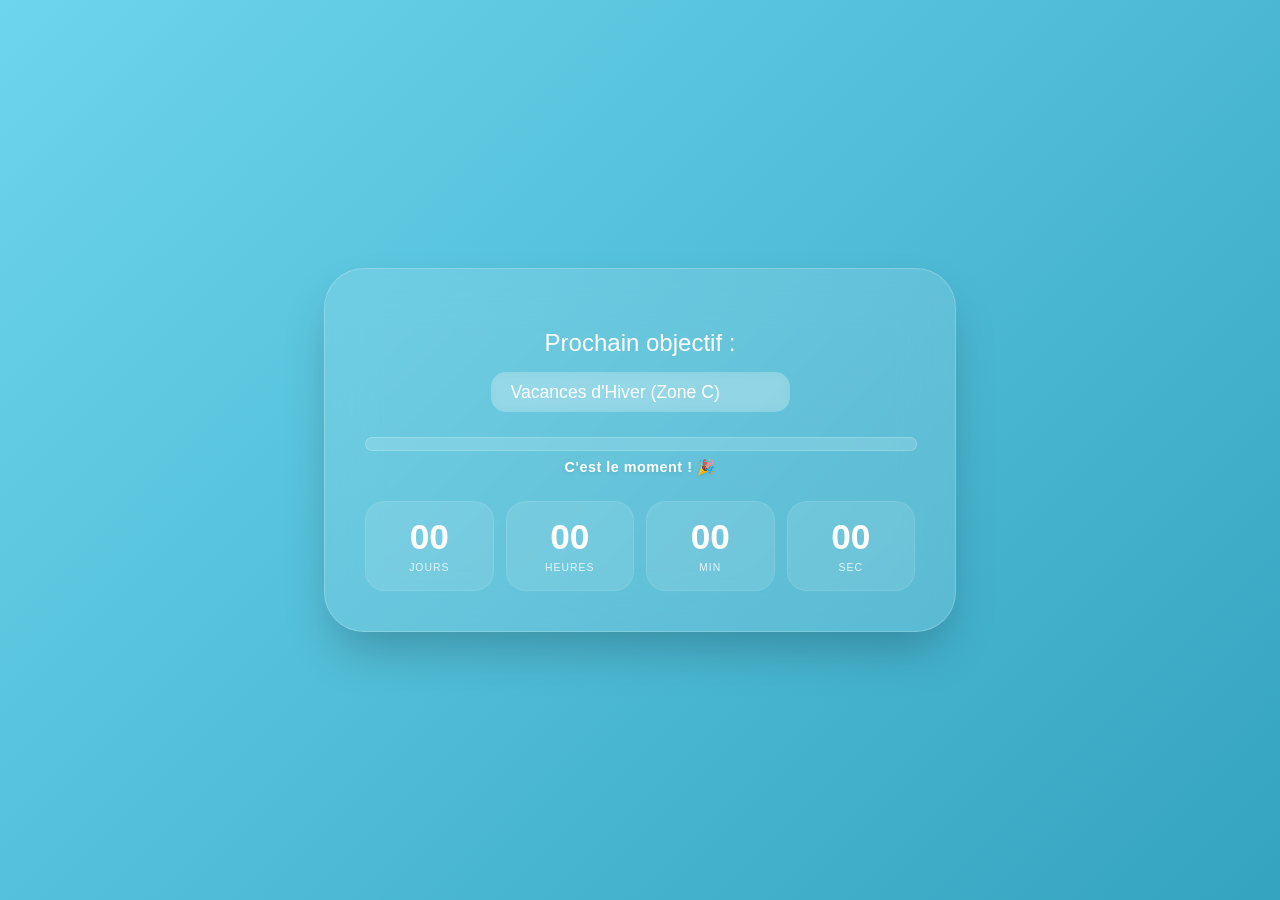
<file: .Version_1.0/.CARM_V1.0.html>
<!DOCTYPE html>
<html lang="fr">
<head>
    <meta charset="UTF-8">
    <meta name="viewport" content="width=device-width, initial-scale=1.0">
    <title>Bloom Multi-Countdown & Progress</title>

<!-- DEBUT DU STYLES-->
    <style>
        :root {
            --bloom-pink: #ffafbd;
            --bloom-blue: #c9ffbf;
        }

        body {
            margin: 0;
            height: 100vh;
            display: flex;
            justify-content: center;
            align-items: center;
            font-family: 'Segoe UI', sans-serif;
            background: linear-gradient(-45deg, #ffafbd, #ffc3a0, #2193b0, #6dd5ed);
            background-size: 400% 400%;
            animation: gradientBG 15s ease infinite;
            color: white;
            overflow: hidden;
        }

        @keyframes gradientBG {
            0% { background-position: 0% 50%; }
            50% { background-position: 100% 50%; }
            100% { background-position: 0% 50%; }
        }

        /* Cadre Style Liquide Apple */
        .glass-card {
            background: rgba(255, 255, 255, 0.12);
            backdrop-filter: blur(25px);
            -webkit-backdrop-filter: blur(25px);
            border: 1px solid rgba(255, 255, 255, 0.2);
            border-radius: 40px;
            padding: 2.5rem;
            box-shadow: 0 25px 50px -12px rgba(0, 0, 0, 0.25);
            text-align: center;
            width: 85%;
            max-width: 550px;
        }

        h2 { font-weight: 300; margin-bottom: 15px; }

        /* Menu de sélection stylisé */
        select {
            background: rgba(255, 255, 255, 0.2);
            border: none;
            padding: 10px 20px;
            border-radius: 15px;
            color: white;
            font-size: 1.1rem;
            margin-bottom: 25px;
            cursor: pointer;
            outline: none;
            backdrop-filter: blur(5px);
            -webkit-appearance: none;
        }

        select option {
            background: #ff80ab;
            color: white;
        }

        /* Barre de progression style "Liquid" */
        .progress-container {
            width: 100%;
            height: 12px;
            background: rgba(255, 255, 255, 0.15);
            border-radius: 20px;
            margin-bottom: 8px;
            overflow: hidden;
            border: 1px solid rgba(255, 255, 255, 0.2);
            position: relative;
        }

        .progress-bar {
            height: 100%;
            width: 0%;
            border-radius: 20px;
            transition: width 0.5s ease-out, background-color 0.5s ease;
            box-shadow: 0 0 15px rgba(255, 255, 255, 0.3);
        }

        #percentageText {
            font-size: 0.9rem;
            font-weight: 600;
            margin-bottom: 25px;
            letter-spacing: 0.5px;
            text-shadow: 0 2px 4px rgba(0,0,0,0.1);
        }

        .timer {
            display: flex;
            justify-content: space-between;
            gap: 12px;
        }

        .time-segment {
            flex: 1;
            padding: 15px 5px;
            background: rgba(255, 255, 255, 0.1);
            border-radius: 20px;
            border: 1px solid rgba(255, 255, 255, 0.1);
        }

        .number {
            font-size: 2.2rem;
            font-weight: 800;
            display: block;
        }

        .label {
            font-size: 0.65rem;
            text-transform: uppercase;
            letter-spacing: 1px;
            opacity: 0.8;
        }
    </style>
<!--FIN DU STYLES-->
</head>

<body>

    <div class="glass-card">
        <h2 id="title">Prochain objectif :</h2>
        <!--Pour ajouter un compte à rebours, il faut mettre sous ce format :
            <option value="AAAA-MM-JJ">Nom du compte à rebours</option>-->

        <select id="eventSelector" onchange="changeTarget()">
            <option value="2026-02-21">Vacances d'Hiver (Zone C)</option>
            <option value="2026-04-18">Vacances de Printemps (Zone C)</option>
            <option value="2026-05-01">Fête du Travail (1er Mai)</option>
            <option value="2026-05-08">Victoire de 1945</option>
            <option value="2026-05-14">Pont de l'Ascension</option>
            <option value="2026-07-04">Grandes Vacances ☀️</option>
        </select>

        <div class="progress-container">
            <div class="progress-bar" id="progressBar"></div>
        </div>
        <div id="percentageText">Chargement...</div>

        <div class="timer">
            <div class="time-segment">
                <span class="number" id="days">00</span>
                <span class="label">Jours</span>
            </div>
            <div class="time-segment">
                <span class="number" id="hours">00</span>
                <span class="label">Heures</span>
            </div>
            <div class="time-segment">
                <span class="number" id="minutes">00</span>
                <span class="label">Min</span>
            </div>
            <div class="time-segment">
                <span class="number" id="seconds">00</span>
                <span class="label">Sec</span>
            </div>
        </div>
    </div>

<!--DEBUT DU SCRIPT-->
    <script>
        let countdownInterval;
        let targetDate;

        function changeTarget() {
            const selector = document.getElementById('eventSelector');
            const selectedDate = selector.value;
            targetDate = new Date(selectedDate + "T00:00:00").getTime();
            
            clearInterval(countdownInterval);
            updateCountdown();
            countdownInterval = setInterval(updateCountdown, 1000);
        }

        function updateCountdown() {
            const now = new Date().getTime();
            const diff = targetDate - now;

            // --- Logique du Pourcentage (Base 1er Septembre) ---
            let currentYear = new Date().getFullYear();
            // Si on est entre Janvier et Août, l'année scolaire a commencé l'année d'avant
            if (new Date().getMonth() < 8) currentYear--; 
            const startDate = new Date(currentYear, 8, 1).getTime(); 

            const totalDuration = targetDate - startDate;
            let percentage = ((now - startDate) / totalDuration) * 100;
            percentage = Math.max(0, Math.min(100, percentage)); // On bloque entre 0 et 100

            // --- Changement de couleur dynamique (Bleu -> Rose Fuchsia) ---
            // On joue sur la teinte (Hue) : Bleu est vers 200, Fuchsia vers 320
            const hue = 200 + (percentage * 1.2); 
            const progressBar = document.getElementById('progressBar');
            progressBar.style.width = percentage.toFixed(2) + '%';
            progressBar.style.backgroundColor = `hsl(${hue}, 100%, 75%)`;
            progressBar.style.boxShadow = `0 0 15px hsl(${hue}, 100%, 70%)`;

            // Pour changer de nombre suivie d''un . dans le pourcentage, 
            // il suffit de remplacer le "ici" par un nombre dans : 
            // "${percentage.toFixed(ici)}". (Par défaut : 1)
            document.getElementById('percentageText').innerText = `L'objectif est complétée à ${percentage.toFixed(1)}% ✨ !`;

            // --- Logique du Compte à rebours ---
            if (diff <= 0) {
                document.getElementById('days').innerText = "00";
                document.getElementById('hours').innerText = "00";
                document.getElementById('minutes').innerText = "00";
                document.getElementById('seconds').innerText = "00";
                document.getElementById('percentageText').innerText = "C'est le moment ! 🎉";
                return;
            }

            const d = Math.floor(diff / (1000 * 60 * 60 * 24));
            const h = Math.floor((diff % (1000 * 60 * 60 * 24)) / (1000 * 60 * 60));
            const m = Math.floor((diff % (1000 * 60 * 60)) / (1000 * 60));
            const s = Math.floor((diff % (1000 * 60)) / 1000);

            document.getElementById('days').innerText = d.toString().padStart(2, '0');
            document.getElementById('hours').innerText = h.toString().padStart(2, '0');
            document.getElementById('minutes').innerText = m.toString().padStart(2, '0');
            document.getElementById('seconds').innerText = s.toString().padStart(2, '0');
        }

        changeTarget();
    </script>
<!--FIN DU SCRIPT-->

</body>
</html>
</file>
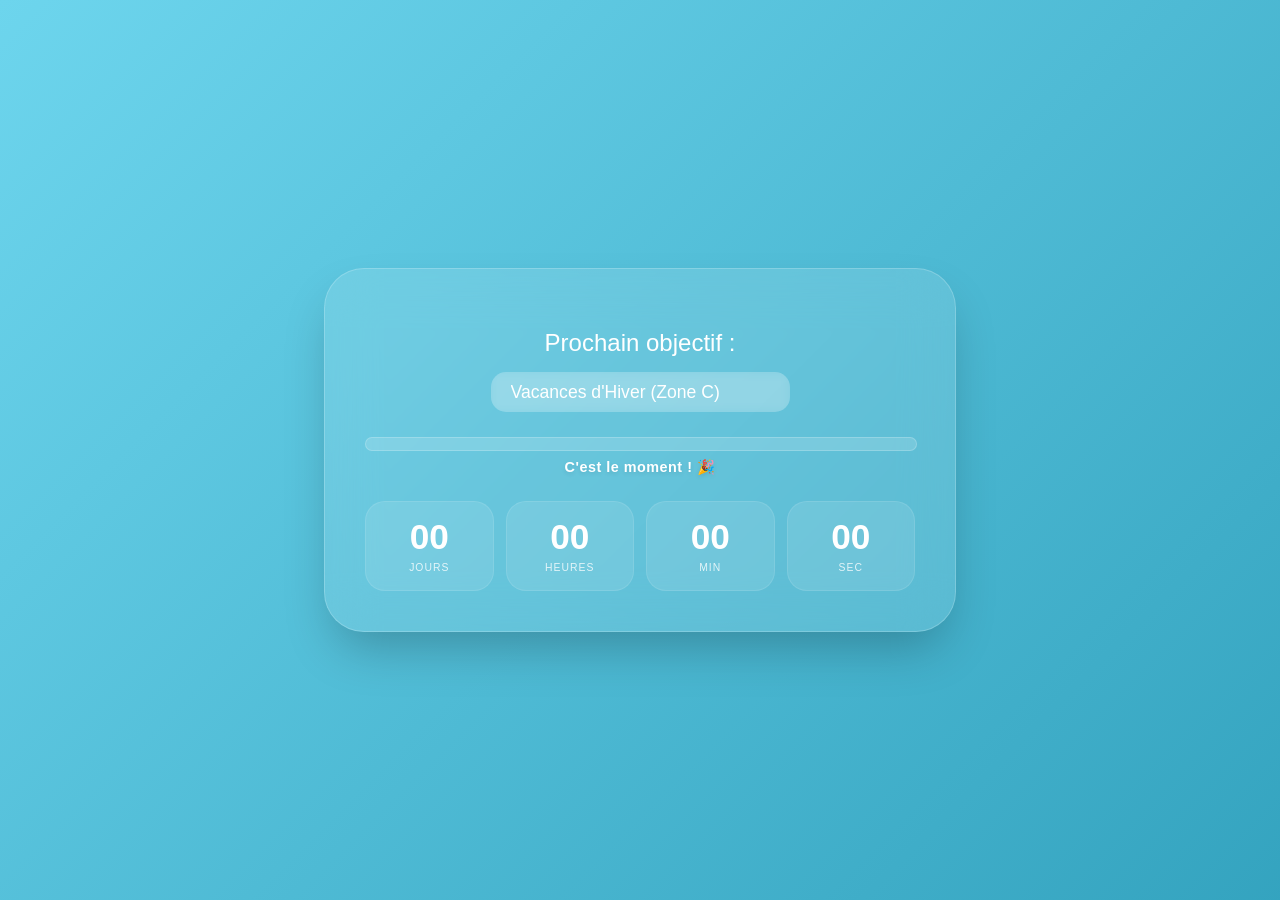
<file: Version_2.0/CARM_V2.0_index.html>
<!DOCTYPE html>
<html lang="fr">
<head>
    <meta charset="UTF-8">
    <meta name="viewport" content="width=device-width, initial-scale=1.0">
    <title>Bloom Multi-Countdown & Progress</title>
    <link rel="stylesheet" href="CARM_V2.0_style.css">
</head>
<body>

    <div class="glass-card">
        <h2 id="title">Prochain objectif :</h2>
        
        <select id="eventSelector" onchange="changeTarget()">
          <!--Pour ajouter des nouvelles évènements lisez le README.md-->
            <option value="2026-02-21">Vacances d'Hiver (Zone C)</option>
            <option value="2026-04-18">Vacances de Printemps (Zone C)</option>
            <option value="2026-05-01">Fête du Travail (1er Mai)</option>
            <option value="2026-05-08">Victoire de 1945</option>
            <option value="2026-05-14">Pont de l'Ascension</option>
            <option value="2026-07-04">Grandes Vacances ☀️</option>
            
        </select>

        <div class="progress-container">
            <div class="progress-bar" id="progressBar"></div>
        </div>
        <div id="percentageText">Calcul de la magie en cours...</div>

        <div class="timer">
            <div class="time-segment">
                <span class="number" id="days">00</span>
                <span class="label">Jours</span>
            </div>
            <div class="time-segment">
                <span class="number" id="hours">00</span>
                <span class="label">Heures</span>
            </div>
            <div class="time-segment">
                <span class="number" id="minutes">00</span>
                <span class="label">Min</span>
            </div>
            <div class="time-segment">
                <span class="number" id="seconds">00</span>
                <span class="label">Sec</span>
            </div>
        </div>
    </div>

    <script src="CARM_V2.0_script.js"></script>
</body>
</html>
</file>
<file: Version_2.0/CARM_V2.0_style.css>
/* Variables de couleurs inspirées par Bloom (Winx Club) */
:root {
    --bloom-pink: #ffafbd;
    --bloom-blue: #c9ffbf;
}

body {
    margin: 0;
    height: 100vh;
    display: flex;
    justify-content: center;
    align-items: center;
    font-family: 'Segoe UI', Roboto, sans-serif;
    /* Dégradé animé en arrière-plan */
    background: linear-gradient(-45deg, #ffafbd, #ffc3a0, #2193b0, #6dd5ed);
    background-size: 400% 400%;
    animation: gradientBG 15s ease infinite;
    color: white;
    overflow: hidden;
}

@keyframes gradientBG {
    0% { background-position: 0% 50%; }
    50% { background-position: 100% 50%; }
    100% { background-position: 0% 50%; }
}

/* Cadre avec effet de flou "Glassmorphism" (Apple Style) */
.glass-card {
    background: rgba(255, 255, 255, 0.12);
    backdrop-filter: blur(25px);
    -webkit-backdrop-filter: blur(25px);
    border: 1px solid rgba(255, 255, 255, 0.2);
    border-radius: 40px;
    padding: 2.5rem;
    box-shadow: 0 25px 50px -12px rgba(0, 0, 0, 0.25);
    text-align: center;
    width: 85%;
    max-width: 550px;
}

h2 { font-weight: 300; margin-bottom: 15px; }

/* Sélecteur stylisé sans flèche par défaut */
select {
    background: rgba(255, 255, 255, 0.2);
    border: none;
    padding: 10px 20px;
    border-radius: 15px;
    color: white;
    font-size: 1.1rem;
    margin-bottom: 25px;
    cursor: pointer;
    outline: none;
    backdrop-filter: blur(5px);
    -webkit-appearance: none;
}

select option {
    background: #ff80ab;
    color: white;
}

/* Barre de progression fluide */
.progress-container {
    width: 100%;
    height: 12px;
    background: rgba(255, 255, 255, 0.15);
    border-radius: 20px;
    margin-bottom: 8px;
    overflow: hidden;
    border: 1px solid rgba(255, 255, 255, 0.2);
    position: relative;
}

.progress-bar {
    height: 100%;
    width: 0%;
    border-radius: 20px;
    /* Transition fluide pour le changement de largeur et de couleur */
    transition: width 0.5s ease-out, background-color 0.5s ease;
    box-shadow: 0 0 15px rgba(255, 255, 255, 0.3);
}

#percentageText {
    font-size: 0.9rem;
    font-weight: 600;
    margin-bottom: 25px;
    letter-spacing: 0.5px;
    text-shadow: 0 2px 4px rgba(0,0,0,0.1);
}

.timer {
    display: flex;
    justify-content: space-between;
    gap: 12px;
}

.time-segment {
    flex: 1;
    padding: 15px 5px;
    background: rgba(255, 255, 255, 0.1);
    border-radius: 20px;
    border: 1px solid rgba(255, 255, 255, 0.1);
}

.number {
    font-size: 2.2rem;
    font-weight: 800;
    display: block;
}

.label {
    font-size: 0.65rem;
    text-transform: uppercase;
    letter-spacing: 1px;
    opacity: 0.8;
}
</file>
